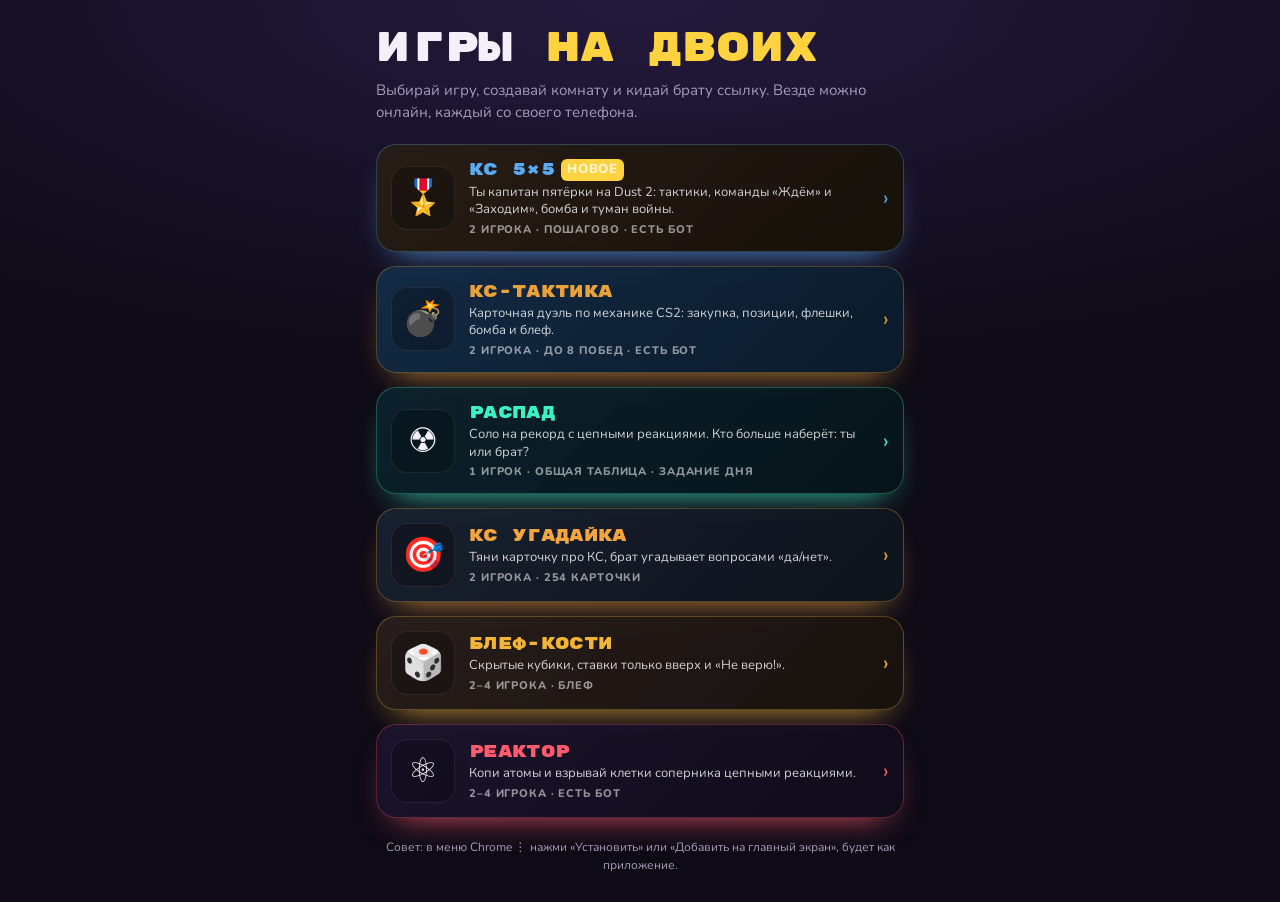
<file: games/index.html>
<!doctype html>
<html lang="ru">
<head>
<meta charset="utf-8">
<meta name="viewport" content="width=device-width, initial-scale=1, viewport-fit=cover">
<meta name="theme-color" content="#0E0B16">
<meta name="description" content="Все наши игры на двоих: выбирай и зови брата.">
<meta property="og:title" content="Игры на двоих">
<meta property="og:description" content="КС 5×5, КС-тактика, Распад, КС Угадайка, Блеф-кости, Реактор.">
<title>Игры на двоих</title>
<link rel="icon" href="data:image/svg+xml,%3Csvg xmlns='http://www.w3.org/2000/svg' viewBox='0 0 64 64'%3E%3Crect width='64' height='64' rx='16' fill='%230E0B16'/%3E%3Crect x='14' y='22' width='36' height='22' rx='11' fill='%23FFD23F'/%3E%3Ccircle cx='24' cy='33' r='3' fill='%230E0B16'/%3E%3Ccircle cx='40' cy='30' r='2.5' fill='%230E0B16'/%3E%3Ccircle cx='44' cy='35' r='2.5' fill='%230E0B16'/%3E%3C/svg%3E">
<link rel="manifest" href="../manifest.webmanifest">
<link rel="apple-touch-icon" href="../icons/apple-touch-icon.png">
<meta name="apple-mobile-web-app-capable" content="yes">
<meta name="mobile-web-app-capable" content="yes">
<meta name="apple-mobile-web-app-title" content="Реактор">
<meta name="apple-mobile-web-app-status-bar-style" content="black-translucent">
<link rel="preconnect" href="https://fonts.googleapis.com">
<link rel="preconnect" href="https://fonts.gstatic.com" crossorigin>
<link rel="stylesheet" href="https://fonts.googleapis.com/css2?family=Nunito:wght@600;700;800&family=Rubik+Mono+One&display=swap">
<style>
:root {
  /* Arcade lobby: one card per game, each in that game's own colours. */
  --bg: #0E0B16; --fg: #F4F0FA; --muted: #A49CB8; --line: #2A2340;
  --font-display: "Rubik Mono One", "Arial Black", system-ui, sans-serif;
  --font-ui: "Nunito", system-ui, -apple-system, "Segoe UI", Roboto, sans-serif;
  color-scheme: dark;
}
* { box-sizing: border-box; }
body { margin: 0; min-height: 100vh; background: radial-gradient(120% 60% at 50% 0%, #241A3D, var(--bg) 70%); background-color: var(--bg); color: var(--fg); font-family: var(--font-ui); -webkit-tap-highlight-color: transparent; }
main { max-width: 560px; margin: 0 auto; padding: calc(28px + env(safe-area-inset-top, 0px)) max(16px, env(safe-area-inset-right, 0px)) calc(28px + env(safe-area-inset-bottom, 0px)) max(16px, env(safe-area-inset-left, 0px)); display: flex; flex-direction: column; gap: 14px; }
h1 { margin: 0; font-family: var(--font-display); font-weight: 400; font-size: clamp(28px, 9vw, 40px); line-height: 1.05; }
h1 span { color: #FFD23F; }
.lead { margin: -4px 0 6px; color: var(--muted); font-size: 15px; line-height: 1.45; }
a.game {
  --a: #fff; --b: #222;
  display: grid; grid-template-columns: 64px 1fr auto; align-items: center; gap: 14px; padding: 14px; border-radius: 20px; text-decoration: none; color: inherit;
  background: linear-gradient(135deg, color-mix(in srgb, var(--b) 85%, transparent), color-mix(in srgb, var(--b) 55%, #000));
  border: 1px solid color-mix(in srgb, var(--a) 30%, transparent);
  box-shadow: 0 16px 34px -20px var(--a);
  transition: transform .15s, box-shadow .2s;
}
a.game:active { transform: scale(.98); }
a.game:hover { box-shadow: 0 18px 40px -16px var(--a); }
.ic { width: 64px; height: 64px; border-radius: 16px; display: grid; place-items: center; font-size: 34px; background: rgba(0,0,0,.25); box-shadow: inset 0 0 0 1px rgba(255,255,255,.08); }
.tx { min-width: 0; display: flex; flex-direction: column; gap: 3px; }
.tx b { font-family: var(--font-display); font-weight: 400; font-size: 17px; color: var(--a); letter-spacing: .02em; }
.tx span { font-size: 13px; line-height: 1.35; color: rgba(255,255,255,.8); }
.tx em { font-style: normal; font-size: 11px; font-weight: 800; letter-spacing: .08em; text-transform: uppercase; color: rgba(255,255,255,.55); }
.go { font-size: 22px; color: var(--a); }
.new { display: inline-block; margin-left: 6px; padding: 2px 6px; border-radius: 6px; background: #FFD23F; color: #1A1400; font-family: var(--font-ui); font-size: 10px; font-weight: 800; letter-spacing: .06em; vertical-align: middle; }
footer { margin-top: 6px; font-size: 12px; color: var(--muted); text-align: center; line-height: 1.5; display: flex; flex-direction: column; align-items: center; gap: 10px; }
footer[hidden] { display: none; }
.install { appearance: none; border: 0; cursor: pointer; padding: 14px 22px; border-radius: 16px; background: #FFD23F; color: #1A1400; font-family: var(--font-ui); font-size: 16px; font-weight: 800; box-shadow: 0 14px 30px -14px #FFD23F; transition: transform .15s; }
.install:active { transform: scale(.97); }
.install[hidden] { display: none; }
</style>
</head>
<body>
<main>
  <h1>Игры <span>на двоих</span></h1>
  <p class="lead">Выбирай игру, создавай комнату и кидай брату ссылку. Везде можно онлайн, каждый со своего телефона.</p>

  <a class="game" href="../5x5/" style="--a:#5BAAF2;--b:#2A1F12">
    <div class="ic">🎖️</div>
    <div class="tx"><b>КС 5×5<span class="new">НОВОЕ</span></b><span>Ты капитан пятёрки на Dust 2: тактики, команды «Ждём» и «Заходим», бомба и туман войны.</span><em>2 игрока · пошагово · есть бот</em></div>
    <div class="go">›</div>
  </a>
  <a class="game" href="../taktika/" style="--a:#E9A23B;--b:#14304C">
    <div class="ic">💣</div>
    <div class="tx"><b>КС-тактика</b><span>Карточная дуэль по механике CS2: закупка, позиции, флешки, бомба и блеф.</span><em>2 игрока · до 8 побед · есть бот</em></div>
    <div class="go">›</div>
  </a>
  <a class="game" href="../raspad/" style="--a:#3DF2C2;--b:#0C2530">
    <div class="ic">☢️</div>
    <div class="tx"><b>Распад</b><span>Соло на рекорд с цепными реакциями. Кто больше наберёт: ты или брат?</span><em>1 игрок · общая таблица · задание дня</em></div>
    <div class="go">›</div>
  </a>
  <a class="game" href="../ks/" style="--a:#F2A541;--b:#1A2433">
    <div class="ic">🎯</div>
    <div class="tx"><b>КС Угадайка</b><span>Тяни карточку про КС, брат угадывает вопросами «да/нет».</span><em>2 игрока · 254 карточки</em></div>
    <div class="go">›</div>
  </a>
  <a class="game" href="../blef/" style="--a:#F2B53A;--b:#2C211C">
    <div class="ic">🎲</div>
    <div class="tx"><b>Блеф-кости</b><span>Скрытые кубики, ставки только вверх и «Не верю!».</span><em>2–4 игрока · блеф</em></div>
    <div class="go">›</div>
  </a>
  <a class="game" href="../" style="--a:#FF5A6E;--b:#1E1530">
    <div class="ic">⚛️</div>
    <div class="tx"><b>Реактор</b><span>Копи атомы и взрывай клетки соперника цепными реакциями.</span><em>2–4 игрока · есть бот</em></div>
    <div class="go">›</div>
  </a>

  <footer id="installBox">
    <button class="install" id="installBtn" type="button" hidden>📲 Установить как приложение</button>
    <span id="installTip">Совет: в меню Chrome ⋮ нажми «Установить» или «Добавить на главный экран», будет как приложение.</span>
  </footer>
</main>
<script>
// Установка как приложения: свой значок «Реактор» на главном экране, без адресной строки.
(() => {
  const box = document.getElementById('installBox');
  const btn = document.getElementById('installBtn');
  const tip = document.getElementById('installTip');
  const done = 'Готово! Ищи значок «Реактор» на главном экране.';
  const standalone = matchMedia('(display-mode: standalone)').matches || navigator.standalone === true;
  if (standalone) { box.hidden = true; }
  else if (/iPhone|iPad|iPod/.test(navigator.userAgent)) {
    tip.textContent = 'На iPhone: открой в Safari, нажми «Поделиться» и выбери «На экран „Домой“».';
  }
  let prompt = null;
  addEventListener('beforeinstallprompt', (e) => {
    e.preventDefault();
    prompt = e;
    btn.hidden = false;
    tip.textContent = 'Своя иконка на главном экране, игры открываются без адресной строки.';
  });
  btn.addEventListener('click', async () => {
    if (!prompt) return;
    prompt.prompt();
    const choice = await prompt.userChoice.catch(() => null);
    prompt = null;
    btn.hidden = true;
    if (choice && choice.outcome === 'accepted') tip.textContent = done;
  });
  addEventListener('appinstalled', () => { btn.hidden = true; tip.textContent = done; });
  if ('serviceWorker' in navigator) {
    addEventListener('load', () => navigator.serviceWorker.register('../sw.js', { scope: '../' }).catch(() => {}));
  }
})();
</script>
</body>
</html>
</file>
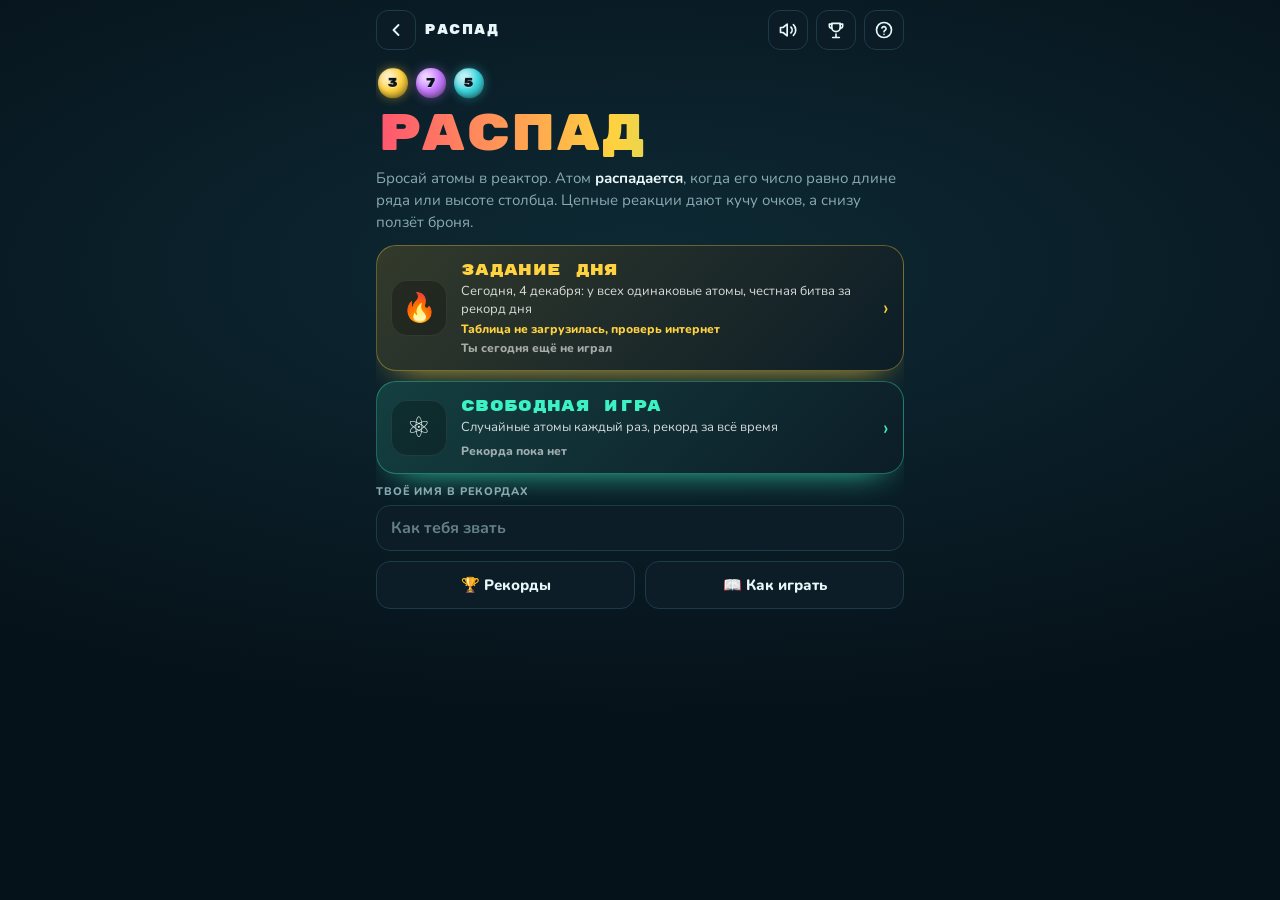
<file: raspad/index.html>
<!doctype html>
<html lang="ru">
<head>
<meta charset="utf-8">
<meta name="viewport" content="width=device-width, initial-scale=1, viewport-fit=cover">
<meta name="theme-color" content="#06121A">
<meta name="description" content="Распад: бросай атомы, атом распадается, когда его число совпадает с рядом или столбцом. Цепные реакции и общая таблица рекордов.">
<meta property="og:title" content="Распад">
<meta property="og:description" content="Цепные реакции на рекорд. Побей брата в задании дня!">
<meta property="og:type" content="website">
<meta name="apple-mobile-web-app-capable" content="yes">
<meta name="mobile-web-app-capable" content="yes">
<meta name="apple-mobile-web-app-status-bar-style" content="black-translucent">
<link rel="icon" href="data:image/svg+xml,%3Csvg xmlns='http://www.w3.org/2000/svg' viewBox='0 0 64 64'%3E%3Crect width='64' height='64' rx='16' fill='%2306121A'/%3E%3Ccircle cx='32' cy='32' r='22' fill='none' stroke='%233DF2C2' stroke-width='3' stroke-dasharray='9 6'/%3E%3Ccircle cx='32' cy='32' r='14' fill='%23FFD23F'/%3E%3Cpath d='M27 25h9l-5 6h5l-9 9 3-7h-5z' fill='%2306121A'/%3E%3C/svg%3E">
<title>Распад</title>
<link rel="preconnect" href="https://fonts.googleapis.com">
<link rel="preconnect" href="https://fonts.gstatic.com" crossorigin>
<link rel="stylesheet" href="https://fonts.googleapis.com/css2?family=Nunito:wght@600;700;800;900&family=Rubik+Mono+One&display=swap">
<style>
:root {
  /* Ночной реактор: тёмная бирюза, мятное свечение, атомы семи цветов. Только тёмная тема, как во всех играх Реактора. */
  --bg: #06121A;
  --surface: #0C1D27;
  --surface2: #112834;
  --line: #1C3B49;
  --fg: #E9F7F8;
  --muted: #8AAAB3;
  --mint: #3DF2C2;
  --hot: #FF4D5E;
  --gold: #FFD23F;
  --c1: #FF5470; --c2: #FF8F3F; --c3: #FFD23F; --c4: #8BE36A; --c5: #3ED7E0; --c6: #7B8CFF; --c7: #C77BFF;
  --font-display: "Rubik Mono One", "Arial Black", system-ui, sans-serif;
  --font-ui: "Nunito", system-ui, -apple-system, "Segoe UI", Roboto, sans-serif;
  color-scheme: dark;
}
* { box-sizing: border-box; }
[hidden] { display: none !important; }
html { height: 100%; }
body {
  height: 100%; margin: 0; overflow: hidden;
  background: radial-gradient(120% 70% at 50% 30%, #0E2A35, var(--bg) 70%); background-color: var(--bg); color: var(--fg);
  font-family: var(--font-ui); font-size: 14px;
  touch-action: manipulation; -webkit-user-select: none; user-select: none; -webkit-tap-highlight-color: transparent;
}
button { font-family: inherit; color: inherit; }
button:focus-visible, input:focus-visible, a:focus-visible { outline: 2px solid var(--mint); outline-offset: 2px; }

.app {
  position: relative; height: 100%; max-width: 560px; margin: 0 auto;
  display: flex; flex-direction: column; gap: 10px;
  padding-top: calc(10px + env(safe-area-inset-top, 0px));
  padding-bottom: calc(12px + env(safe-area-inset-bottom, 0px));
  padding-left: max(16px, env(safe-area-inset-left, 0px));
  padding-right: max(16px, env(safe-area-inset-right, 0px));
}
.top { display: flex; align-items: center; justify-content: space-between; gap: 10px; flex: none; }
.top-l, .top-r { display: flex; gap: 8px; align-items: center; }
.brand { font-family: var(--font-display); font-size: 13px; letter-spacing: .12em; text-transform: uppercase; white-space: nowrap; overflow: hidden; text-overflow: ellipsis; }
.brand small { font-family: var(--font-ui); font-weight: 800; letter-spacing: .06em; font-size: 11px; color: var(--muted); margin-left: 6px; }
.icon-btn {
  width: 40px; height: 40px; flex: none; border-radius: 12px; cursor: pointer; display: grid; place-items: center; text-decoration: none; color: var(--fg);
  border: 1px solid var(--line); background: color-mix(in srgb, var(--surface) 85%, transparent);
}
.icon-btn:active { transform: scale(.94); }
.screen { flex: 1; min-height: 0; display: flex; flex-direction: column; gap: 10px; }

/* ---------- атомы ---------- */
.atom { position: absolute; left: 0; top: 0; width: var(--cell); height: var(--cell); display: grid; place-items: center; pointer-events: none; will-change: transform; }
.orb {
  position: relative; width: 86%; height: 86%; border-radius: 50%; display: grid; place-items: center;
  background: radial-gradient(circle at 34% 30%, color-mix(in srgb, var(--c) 35%, #fff) 0 10%, var(--c) 46%, color-mix(in srgb, var(--c) 55%, #000) 100%);
  box-shadow: 0 0 calc(var(--cell) * .3) color-mix(in srgb, var(--c) 40%, transparent), inset 0 calc(var(--cell) * -.06) calc(var(--cell) * .12) rgba(0,0,0,.25);
}
.orb b { font-family: var(--font-display); font-weight: 400; font-size: calc(var(--cell) * .38); line-height: 1; color: #08131A; text-shadow: 0 1px 0 rgba(255,255,255,.35); }
.atom.arm .orb {
  border-radius: 30%;
  background: radial-gradient(circle at 34% 28%, #A9B6BE 0 8%, #6A7982 40%, #323D44 100%);
  box-shadow: 0 2px 0 #1A2227, inset 0 0 0 2px rgba(255,255,255,.08), inset 0 calc(var(--cell) * -.08) calc(var(--cell) * .14) rgba(0,0,0,.35);
}
.atom.arm.s1 .orb { background: radial-gradient(circle at 34% 28%, #C3CDD3 0 8%, #84929A 42%, #46525A 100%); }
.atom.arm svg { position: absolute; inset: 0; width: 100%; height: 100%; }
.atom.hot .orb { animation: hot .17s ease-in-out infinite alternate; }
@keyframes hot { to { transform: scale(1.12); filter: brightness(1.5) saturate(1.2); } }
.atom.pop .orb { animation: pop .26s ease-out forwards; }
@keyframes pop { 0% { transform: scale(1.15); filter: brightness(2); } 100% { transform: scale(1.7); opacity: 0; filter: brightness(2.5); } }
.atom.reveal .orb { animation: reveal .45s ease-out; }
@keyframes reveal { 0% { transform: scale(.6); filter: brightness(2.4); } 60% { transform: scale(1.12); } 100% { transform: scale(1); } }
.atom.crack .orb { animation: crack .3s ease-out; }
@keyframes crack { 0% { transform: translateX(0); } 25% { transform: translateX(-8%) rotate(-6deg); } 50% { transform: translateX(7%) rotate(5deg); } 100% { transform: none; } }
.atom.land .orb { animation: land .2s ease-out; }
@keyframes land { 0% { transform: scale(1.12, .84) translateY(6%); } 100% { transform: none; } }
.atom.dead .orb { filter: grayscale(.4) brightness(.8); box-shadow: 0 0 0 3px var(--hot), 0 0 24px var(--hot); }

/* ---------- меню ---------- */
.menu { overflow-y: auto; overscroll-behavior: contain; padding-bottom: 6px; scrollbar-width: none; }
.menu::-webkit-scrollbar { display: none; }
.hero { display: flex; flex-direction: column; gap: 8px; padding: 6px 0 2px; }
.hero-row { display: flex; align-items: center; gap: 14px; }
.hero-atoms { display: flex; gap: 4px; --cell: 34px; }
.hero-atoms .atom { position: relative; transform: none !important; }
.hero-atoms .atom:nth-child(2) { animation: bob 2.4s ease-in-out infinite; }
.hero-atoms .atom:nth-child(1) { animation: bob 2.4s ease-in-out -.8s infinite; }
.hero-atoms .atom:nth-child(3) { animation: bob 2.4s ease-in-out -1.6s infinite; }
@keyframes bob { 50% { translate: 0 -5px; } }
h1 { margin: 0; font-family: var(--font-display); font-weight: 400; font-size: clamp(34px, 11vw, 52px); line-height: 1; letter-spacing: .02em; background: linear-gradient(90deg, var(--c1), var(--c3) 45%, var(--mint)); -webkit-background-clip: text; background-clip: text; color: transparent; }
.lead { margin: 0; color: var(--muted); font-size: 15px; line-height: 1.45; }
.lead b { color: var(--fg); }
.card {
  --a: var(--mint);
  appearance: none; width: 100%; text-align: left; cursor: pointer;
  display: grid; grid-template-columns: 56px 1fr auto; align-items: center; gap: 14px; padding: 14px; border-radius: 20px;
  background: linear-gradient(135deg, color-mix(in srgb, var(--a) 16%, var(--surface)), var(--surface));
  border: 1px solid color-mix(in srgb, var(--a) 35%, transparent);
  box-shadow: 0 16px 34px -22px var(--a);
  transition: transform .15s;
}
.card:active { transform: scale(.98); }
.card .ic { width: 56px; height: 56px; border-radius: 16px; display: grid; place-items: center; font-size: 28px; background: rgba(0,0,0,.25); box-shadow: inset 0 0 0 1px rgba(255,255,255,.08); }
.card .tx { min-width: 0; display: flex; flex-direction: column; gap: 3px; }
.card .tx b { font-family: var(--font-display); font-weight: 400; font-size: 16px; color: var(--a); letter-spacing: .02em; }
.card .tx span { font-size: 13px; line-height: 1.35; color: rgba(255,255,255,.82); }
.card .tx em { font-style: normal; font-size: 12px; font-weight: 800; color: rgba(255,255,255,.6); }
.card .tx em.lead-line { color: var(--gold); }
.card .go { font-size: 22px; color: var(--a); }
.card.daily { --a: var(--gold); }
.card.free { --a: var(--mint); }
.restart { align-self: flex-end; margin-top: -4px; background: none; border: 0; color: var(--muted); font-weight: 800; font-size: 13px; cursor: pointer; padding: 4px 6px; text-decoration: underline; text-underline-offset: 3px; }
.field-row { display: flex; flex-direction: column; gap: 6px; }
.label { font-size: 11px; font-weight: 800; letter-spacing: .08em; text-transform: uppercase; color: var(--muted); }
.inp {
  width: 100%; height: 46px; border-radius: 14px; border: 1px solid var(--line); background: var(--surface); color: var(--fg);
  padding: 0 14px; font: 700 16px var(--font-ui); -webkit-user-select: text; user-select: text;
}
.inp::placeholder { color: color-mix(in srgb, var(--muted) 70%, transparent); }
.row2 { display: grid; grid-template-columns: 1fr 1fr; gap: 10px; }
.btn {
  appearance: none; border: 1px solid var(--line); cursor: pointer; height: 48px; border-radius: 14px; padding: 0 16px;
  background: var(--surface); font-weight: 800; font-size: 15px; display: inline-flex; align-items: center; justify-content: center; gap: 8px;
}
.btn:active { transform: scale(.97); }
.btn.primary { background: var(--mint); border-color: var(--mint); color: #04211A; box-shadow: 0 14px 30px -16px var(--mint); }
.btn.gold { background: var(--gold); border-color: var(--gold); color: #1E1700; }

/* ---------- игра ---------- */
.hud { display: grid; grid-template-columns: 1.6fr 1fr 1fr; gap: 8px; flex: none; }
.stat { border-radius: 14px; background: var(--surface); border: 1px solid var(--line); padding: 7px 10px; display: flex; flex-direction: column; gap: 1px; min-width: 0; }
.stat span { font-size: 10.5px; font-weight: 800; letter-spacing: .08em; text-transform: uppercase; color: var(--muted); }
.stat b { font-family: var(--font-display); font-weight: 400; font-size: 18px; line-height: 1.15; white-space: nowrap; overflow: hidden; text-overflow: ellipsis; }
.stat.main b { color: var(--mint); font-size: 21px; }
.stat b.bump { animation: bump .3s ease-out; }
@keyframes bump { 40% { transform: scale(1.12); color: #fff; } }
.rise { display: flex; align-items: center; gap: 10px; flex: none; min-height: 18px; }
.rise-label { font-size: 12px; font-weight: 800; color: var(--muted); white-space: nowrap; }
.rise-label b { color: var(--fg); }
.rise.warn .rise-label, .rise.warn .rise-label b { color: var(--hot); }
.dots { display: flex; gap: 3px; flex: 1; min-width: 0; }
.dots i { flex: 1; height: 6px; border-radius: 3px; background: var(--line); max-width: 22px; transition: background .2s; }
.dots i.on { background: var(--mint); }
.rise.warn .dots i.on { background: var(--hot); animation: blink .6s ease-in-out infinite alternate; }
@keyframes blink { to { opacity: .45; } }

.stage { flex: 1; min-height: 0; display: grid; place-items: end center; }
.field { position: relative; touch-action: none; cursor: pointer; }
.grid {
  position: absolute; left: 0; right: 0; bottom: 0; top: var(--cell);
  border-radius: 16px; border: 1px solid var(--line);
  background:
    radial-gradient(circle at center, rgba(120,220,220,.07) 0 26%, rgba(120,220,220,.025) 27% 38%, transparent 40%) 0 0 / var(--cell) var(--cell),
    linear-gradient(180deg, #0B222D, #081820);
  box-shadow: inset 0 0 40px rgba(61,242,194,.06), 0 20px 50px -30px rgba(61,242,194,.35);
  transition: border-color .3s, box-shadow .3s;
}
.grid.warn { border-color: var(--hot); box-shadow: inset 0 0 40px rgba(255,77,94,.18), 0 0 0 1px var(--hot), 0 20px 50px -26px rgba(255,77,94,.6); animation: warnPulse .8s ease-in-out infinite alternate; }
@keyframes warnPulse { to { box-shadow: inset 0 0 26px rgba(255,77,94,.08), 0 0 0 1px rgba(255,77,94,.4), 0 20px 50px -30px rgba(255,77,94,.3); } }
.aim { position: absolute; top: var(--cell); width: var(--cell); height: calc(var(--cell) * 7); border-radius: 12px; background: linear-gradient(180deg, rgba(61,242,194,.16), rgba(61,242,194,.04)); pointer-events: none; transition: left .08s; }
.aim.full { background: linear-gradient(180deg, rgba(255,77,94,.25), rgba(255,77,94,.06)); }
.ghost { position: absolute; left: 0; top: 0; width: var(--cell); height: var(--cell); pointer-events: none; display: grid; place-items: center; transition: transform .08s; }
.ghost::before { content: ''; width: 72%; height: 72%; border-radius: 50%; border: 2px dashed rgba(61,242,194,.55); }
.layer, .fx { position: absolute; inset: 0; overflow: hidden; pointer-events: none; }
.fx { overflow: visible; }
.launch { transition: transform .08s ease-out, opacity .12s; }
.launch.gone { opacity: 0; }
.spark { position: absolute; width: 7px; height: 7px; border-radius: 50%; margin: -3.5px 0 0 -3.5px; pointer-events: none; }
.ring { position: absolute; border-radius: 50%; border: 3px solid; pointer-events: none; }
.float { position: absolute; transform: translate(-50%, -50%); font-family: var(--font-display); font-size: 16px; color: #fff; text-shadow: 0 2px 10px rgba(0,0,0,.6); white-space: nowrap; pointer-events: none; }
.badge {
  position: absolute; left: 50%; top: 42%; transform: translate(-50%, -50%); pointer-events: none; white-space: nowrap; text-align: center;
  font-family: var(--font-display); font-size: clamp(26px, 9vw, 40px); line-height: 1; color: var(--gold);
  text-shadow: 0 0 24px rgba(255,210,63,.6), 0 3px 0 #3A2A00;
}
.badge small { display: block; font-size: .42em; margin-top: 6px; color: #fff; text-shadow: 0 2px 8px rgba(0,0,0,.7); }

.dock { display: grid; grid-template-columns: 1fr auto 1fr; align-items: center; gap: 10px; flex: none; }
.slot {
  --cell: 50px;
  appearance: none; cursor: default; display: flex; align-items: center; gap: 10px; padding: 8px 12px; border-radius: 16px; min-width: 0;
  background: var(--surface); border: 1px solid var(--line); text-align: left;
}
.slot .atom { position: relative; transform: none !important; flex: none; }
.slot .k { display: flex; flex-direction: column; gap: 1px; min-width: 0; }
.slot .k span { font-size: 10.5px; font-weight: 800; letter-spacing: .08em; text-transform: uppercase; color: var(--muted); }
.slot .k b { font-size: 13px; font-weight: 800; }
.slot.cur { border-color: color-mix(in srgb, var(--mint) 55%, transparent); box-shadow: 0 0 0 1px color-mix(in srgb, var(--mint) 25%, transparent) inset; }
.slot.hold { cursor: pointer; justify-content: flex-end; flex-direction: row-reverse; text-align: right; }
.slot.hold .k { align-items: flex-end; }
.slot.hold:active { transform: scale(.97); }
.swap {
  width: 52px; height: 52px; border-radius: 50%; cursor: pointer; display: grid; place-items: center;
  border: 1px solid color-mix(in srgb, var(--mint) 45%, transparent); background: color-mix(in srgb, var(--mint) 12%, var(--surface)); color: var(--mint);
}
.swap:active { transform: scale(.92) rotate(180deg); }
.swap svg { transition: transform .25s; }
.swap.spin svg { transform: rotate(180deg); }

/* ---------- оверлеи ---------- */
.overlay {
  position: fixed; inset: 0; z-index: 20; display: grid; place-items: end center;
  background: rgba(2, 8, 12, .72); backdrop-filter: blur(6px); -webkit-backdrop-filter: blur(6px);
  padding: 16px max(16px, env(safe-area-inset-right, 0px)) calc(16px + env(safe-area-inset-bottom, 0px)) max(16px, env(safe-area-inset-left, 0px));
  animation: fadeIn .2s ease-out;
}
@keyframes fadeIn { from { opacity: 0; } }
#ovTop, #ovHelp { z-index: 25; }
.panel {
  width: 100%; max-width: 528px; max-height: calc(100vh - 32px); max-height: calc(100dvh - 32px - env(safe-area-inset-top, 0px)); overflow-y: auto; overscroll-behavior: contain;
  border-radius: 24px; background: linear-gradient(180deg, var(--surface2), var(--surface)); border: 1px solid var(--line);
  padding: 18px; display: flex; flex-direction: column; gap: 14px; animation: rise .28s cubic-bezier(.2,.9,.3,1.1);
}
@keyframes rise { from { transform: translateY(30px); opacity: 0; } }
.sheet-head { display: flex; align-items: center; justify-content: space-between; gap: 10px; }
.sheet-head b { font-family: var(--font-display); font-weight: 400; font-size: 18px; letter-spacing: .03em; }
.tabs { display: grid; grid-template-columns: 1fr 1fr; gap: 6px; padding: 4px; border-radius: 14px; background: var(--bg); border: 1px solid var(--line); }
.tabs button { appearance: none; border: 0; background: none; height: 38px; border-radius: 10px; font-weight: 800; font-size: 14px; cursor: pointer; color: var(--muted); }
.tabs button.on { background: var(--surface2); color: var(--fg); box-shadow: 0 0 0 1px var(--line); }
.list { display: flex; flex-direction: column; gap: 6px; min-height: 120px; }
.list .empty { color: var(--muted); text-align: center; padding: 26px 10px; line-height: 1.5; }
.lr { display: grid; grid-template-columns: 34px 1fr auto; align-items: center; gap: 10px; padding: 10px 12px; border-radius: 14px; background: var(--bg); border: 1px solid var(--line); }
.lr .n { font-family: var(--font-display); font-size: 15px; color: var(--muted); text-align: center; }
.lr:nth-child(1) .n { color: var(--gold); }
.lr .who { min-width: 0; display: flex; flex-direction: column; gap: 1px; }
.lr .who b { font-weight: 800; font-size: 15px; white-space: nowrap; overflow: hidden; text-overflow: ellipsis; }
.lr .who span { font-size: 12px; color: var(--muted); font-weight: 700; }
.lr .sc { font-family: var(--font-display); font-size: 16px; }
.lr.me { border-color: color-mix(in srgb, var(--mint) 60%, transparent); background: color-mix(in srgb, var(--mint) 8%, var(--bg)); }
.lr.me .who b::after { content: ' · ты'; color: var(--mint); font-weight: 800; }
.note { font-size: 12px; color: var(--muted); text-align: center; line-height: 1.45; margin: 0; }

.over-k { font-size: 12px; font-weight: 800; letter-spacing: .1em; text-transform: uppercase; color: var(--muted); text-align: center; }
.over-score { font-family: var(--font-display); font-size: clamp(40px, 13vw, 58px); line-height: 1; text-align: center; color: var(--mint); text-shadow: 0 0 30px rgba(61,242,194,.4); }
.over-best { align-self: center; padding: 5px 12px; border-radius: 999px; background: var(--gold); color: #1E1700; font-weight: 900; font-size: 13px; letter-spacing: .04em; animation: pulse .5s ease-out 2; }
@keyframes pulse { 40% { transform: scale(1.08); } }
.over-stats { display: grid; grid-template-columns: repeat(3, 1fr); gap: 8px; }
.over-stats div { border-radius: 14px; background: var(--bg); border: 1px solid var(--line); padding: 8px; text-align: center; display: flex; flex-direction: column; gap: 2px; }
.over-stats span { font-size: 10.5px; font-weight: 800; letter-spacing: .06em; text-transform: uppercase; color: var(--muted); }
.over-stats b { font-family: var(--font-display); font-weight: 400; font-size: 17px; }
.over-rank { text-align: center; font-weight: 800; font-size: 15px; line-height: 1.45; min-height: 22px; }
.over-rank .gold { color: var(--gold); }
.over-rank .dim { color: var(--muted); font-weight: 700; font-size: 13px; }
.over-actions { display: grid; grid-template-columns: 1fr 1fr; gap: 10px; }
.over-actions .btn.primary { grid-column: 1 / -1; height: 54px; font-size: 17px; }
.name-ask { display: flex; gap: 8px; }
.name-ask .btn { flex: none; }

.help { display: flex; flex-direction: column; gap: 12px; font-size: 15px; line-height: 1.5; }
.help p { margin: 0; }
.help b { color: var(--fg); }
.help .rule { display: flex; flex-direction: column; gap: 8px; padding: 12px; border-radius: 16px; background: var(--bg); border: 1px solid var(--line); }
.help .rule .t { font-weight: 900; color: var(--mint); font-size: 13px; letter-spacing: .06em; text-transform: uppercase; }
.mini { --cell: 34px; display: flex; gap: 2px; align-items: flex-end; flex-wrap: wrap; }
.mini .atom { position: relative; transform: none !important; }
.mini .col { display: flex; flex-direction: column-reverse; gap: 2px; }
.mini .gap { width: 34px; height: 34px; border-radius: 50%; border: 1px dashed var(--line); }
.mini .atom.hot .orb { animation: none; box-shadow: 0 0 0 3px #fff, 0 0 18px var(--c); }
.pts { display: flex; flex-wrap: wrap; gap: 6px; }
.pts span { padding: 4px 8px; border-radius: 8px; background: var(--surface2); font-weight: 800; font-size: 13px; }

.toast {
  position: fixed; left: 50%; bottom: calc(24px + env(safe-area-inset-bottom, 0px)); z-index: 40; transform: translate(-50%, 20px); opacity: 0; pointer-events: none;
  background: var(--fg); color: var(--bg); font-weight: 800; padding: 10px 16px; border-radius: 12px; max-width: calc(100% - 32px); text-align: center; transition: all .25s;
}
.toast.show { opacity: 1; transform: translate(-50%, 0); }
@media (prefers-reduced-motion: reduce) {
  .hero-atoms .atom { animation: none !important; }
}
</style>
<link rel="manifest" href="../manifest.webmanifest">
<link rel="apple-touch-icon" href="../icons/apple-touch-icon.png">
<meta name="apple-mobile-web-app-title" content="Реактор">
<script>if ('serviceWorker' in navigator) addEventListener('load', () => navigator.serviceWorker.register('../sw.js', { scope: '../' }).catch(() => {}));</script>
</head>
<body>
<div class="app">
  <header class="top">
    <div class="top-l">
      <a class="icon-btn" id="btnGames" href="../games/" aria-label="Все игры">
        <svg viewBox="0 0 24 24" width="20" height="20" fill="none" stroke="currentColor" stroke-width="2.2" stroke-linecap="round" stroke-linejoin="round"><path d="m15 18-6-6 6-6"/></svg>
      </a>
      <button class="icon-btn" id="btnBack" aria-label="В меню" hidden>
        <svg viewBox="0 0 24 24" width="20" height="20" fill="none" stroke="currentColor" stroke-width="2.2" stroke-linecap="round" stroke-linejoin="round"><path d="m15 18-6-6 6-6"/></svg>
      </button>
      <div class="brand" id="brand">Распад</div>
    </div>
    <div class="top-r">
      <button class="icon-btn" id="btnSound" aria-label="Звук"></button>
      <button class="icon-btn" id="btnTopBar" aria-label="Рекорды">
        <svg viewBox="0 0 24 24" width="20" height="20" fill="none" stroke="currentColor" stroke-width="2" stroke-linecap="round" stroke-linejoin="round"><path d="M8 21h8M12 17v4M7 4h10v5a5 5 0 0 1-10 0z"/><path d="M17 5h3v2a3 3 0 0 1-3 3M7 5H4v2a3 3 0 0 0 3 3"/></svg>
      </button>
      <button class="icon-btn" id="btnHelp" aria-label="Как играть">
        <svg viewBox="0 0 24 24" width="20" height="20" fill="none" stroke="currentColor" stroke-width="2" stroke-linecap="round" stroke-linejoin="round"><circle cx="12" cy="12" r="9"/><path d="M9.5 9.5a2.6 2.6 0 0 1 5 .9c0 1.7-2.5 2.2-2.5 3.6"/><path d="M12 17.2h.01"/></svg>
      </button>
    </div>
  </header>

  <!-- МЕНЮ -->
  <section class="screen menu" id="scrMenu">
    <div class="hero">
      <div class="hero-row">
        <div class="hero-atoms" id="heroAtoms" aria-hidden="true"></div>
      </div>
      <h1>Распад</h1>
      <p class="lead">Бросай атомы в реактор. Атом <b>распадается</b>, когда его число равно длине ряда или высоте столбца. Цепные реакции дают кучу очков, а снизу ползёт броня.</p>
    </div>

    <button class="card daily" id="btnDaily">
      <div class="ic">🔥</div>
      <div class="tx"><b>Задание дня</b><span id="dailyDate">У всех одинаковые атомы: честная битва за рекорд дня</span><em class="lead-line" id="dailyLead">Загружаю лидера…</em><em id="dailyMine"></em></div>
      <div class="go">›</div>
    </button>
    <button class="restart" id="btnDailyNew" hidden>Начать задание дня заново</button>

    <button class="card free" id="btnFree">
      <div class="ic">⚛️</div>
      <div class="tx"><b>Свободная игра</b><span id="freeSub">Случайные атомы каждый раз, рекорд за всё время</span><em class="lead-line" id="freeLead"></em><em id="freeMine"></em></div>
      <div class="go">›</div>
    </button>
    <button class="restart" id="btnFreeNew" hidden>Начать свободную игру заново</button>

    <div class="field-row">
      <label class="label" for="inName">Твоё имя в рекордах</label>
      <input class="inp" id="inName" maxlength="16" autocomplete="nickname" placeholder="Как тебя звать">
    </div>
    <div class="row2">
      <button class="btn" id="btnTop">🏆 Рекорды</button>
      <button class="btn" id="btnHelp2">📖 Как играть</button>
    </div>
  </section>

  <!-- ИГРА -->
  <section class="screen" id="scrGame" hidden>
    <div class="hud">
      <div class="stat main"><span>Очки</span><b id="hudScore">0</b></div>
      <div class="stat"><span>Уровень</span><b id="hudLevel">1</b></div>
      <div class="stat"><span>Цепь</span><b id="hudChain">—</b></div>
    </div>
    <div class="rise" id="rise"><span class="rise-label" id="riseLabel"></span><div class="dots" id="riseDots"></div></div>
    <div class="stage" id="stage">
      <div class="field" id="field" role="application" aria-label="Реактор 7 на 7. Нажми на столбец, чтобы бросить атом. Клавиши 1–7 бросают, пробел меняет с запасом.">
        <div class="grid" id="grid"></div>
        <div class="aim" id="aim"></div>
        <div class="ghost" id="ghost"></div>
        <div class="layer" id="layer"></div>
        <div class="fx" id="fx"></div>
      </div>
    </div>
    <div class="dock">
      <div class="slot cur"><div id="slotCur"></div><div class="k"><span>Бросаешь</span><b id="curTip">тапни столбец</b></div></div>
      <button class="swap" id="btnSwap" aria-label="Поменять с запасом">
        <svg viewBox="0 0 24 24" width="24" height="24" fill="none" stroke="currentColor" stroke-width="2.2" stroke-linecap="round" stroke-linejoin="round"><path d="M7 4 3 8l4 4"/><path d="M3 8h13a4 4 0 0 1 4 4"/><path d="m17 20 4-4-4-4"/><path d="M21 16H8a4 4 0 0 1-4-4"/></svg>
      </button>
      <button class="slot hold" id="slotHoldBtn" aria-label="Взять атом из запаса"><div id="slotHold"></div><div class="k"><span>Запас</span><b>поменять</b></div></button>
    </div>
  </section>
</div>

<!-- РЕКОРДЫ -->
<div class="overlay" id="ovTop" hidden>
  <div class="panel" role="dialog" aria-label="Рекорды">
    <div class="sheet-head"><b>🏆 Рекорды</b><button class="icon-btn" data-close aria-label="Закрыть">✕</button></div>
    <div class="tabs" id="topTabs"><button data-t="daily" class="on">Задание дня</button><button data-t="free">Свободная</button></div>
    <p class="note" id="topNote"></p>
    <div class="list" id="topList"></div>
  </div>
</div>

<!-- КАК ИГРАТЬ -->
<div class="overlay" id="ovHelp" hidden>
  <div class="panel" role="dialog" aria-label="Как играть">
    <div class="sheet-head"><b>Как играть</b><button class="icon-btn" data-close aria-label="Закрыть">✕</button></div>
    <div class="help">
      <p>Нажми на столбец (или веди пальцем и отпусти), и атом упадёт вниз. Цель: продержаться подольше и набрать больше очков.</p>
      <div class="rule">
        <div class="t">Когда атом распадается</div>
        <p>Если его <b>число = сколько атомов стоит в его ряду подряд</b>, без пустых клеток.</p>
        <div class="mini" id="exRow"></div>
        <p>Или если его <b>число = высота его столбца</b>.</p>
        <div class="mini" id="exCol"></div>
      </div>
      <div class="rule">
        <div class="t">Цепные реакции</div>
        <p>После распада всё над ним падает вниз. Появились новые совпадения? Это цепь, и каждое звено дорожает. Очки за каждый атом:</p>
        <div class="pts"><span>×1 → 10</span><span>×2 → 40</span><span>×3 → 100</span><span>×4 → 200</span><span>×5 → 350</span><span>×6 → 560</span><span>×7 → 840</span><span>×8 → 1200</span></div>
      </div>
      <div class="rule">
        <div class="t">Броня</div>
        <p>Серые атомы в броне сами не распадаются. Каждый распад рядом с ними бьёт по броне: <b>первый удар трескает, второй открывает число</b>.</p>
        <div class="mini" id="exArm"></div>
        <p>Каждые несколько бросков снизу <b>поднимается целый ряд брони</b>. Шкала над реактором показывает, сколько бросков осталось. С каждым уровнем подъёмы чаще. Если какой-то столбец вылезет за верх — конец игры.</p>
      </div>
      <div class="rule">
        <div class="t">Запас</div>
        <p>У тебя всегда два атома: тот, что бросаешь, и запасной. Кнопка ⇄ меняет их местами, сколько угодно раз. Планируй на два хода вперёд!</p>
      </div>
      <div class="rule">
        <div class="t">Задание дня</div>
        <p>Сегодня у всех <b>одни и те же атомы и подъёмы</b>, так что сравнение с братом честное. Пробовать можно сколько угодно, в таблицу идёт лучший результат. Завтра новое задание.</p>
      </div>
      <p class="note">Бонусы: новый уровень +100 × уровень, пустой реактор +5000. На компьютере: клавиши 1–7 бросают, ← → целятся, пробел меняет с запасом.</p>
      <button class="btn primary" data-close>Понятно, играем</button>
    </div>
  </div>
</div>

<!-- КОНЕЦ ИГРЫ -->
<div class="overlay" id="ovOver" hidden>
  <div class="panel" role="dialog" aria-label="Конец игры">
    <div class="over-k" id="ovKind">Реактор переполнен</div>
    <div class="over-score" id="ovScore">0</div>
    <div class="over-best" id="ovBest" hidden>🔥 Новый личный рекорд!</div>
    <div class="over-stats">
      <div><span>Уровень</span><b id="ovLevel">1</b></div>
      <div><span>Бросков</span><b id="ovDrops">0</b></div>
      <div><span>Цепь</span><b id="ovChain">0</b></div>
    </div>
    <div class="over-rank" id="ovRank"></div>
    <div class="name-ask" id="ovNameBox" hidden>
      <input class="inp" id="ovName" maxlength="16" autocomplete="nickname" placeholder="Имя для таблицы рекордов">
      <button class="btn gold" id="ovNameSave">Сохранить</button>
    </div>
    <div class="over-actions">
      <button class="btn primary" id="ovAgain">Ещё раз</button>
      <button class="btn" id="ovTopBtn">🏆 Рекорды</button>
      <button class="btn" id="ovMenu">Меню</button>
    </div>
  </div>
</div>

<div class="toast" id="toast" role="status"></div>

<script>
(() => {
'use strict';
const APP = 'raspad';
const SB_URL = 'https://ulfqprrjdyycznobirxw.supabase.co';
const SB_KEY = 'eyJhbGciOiJIUzI1NiIsInR5cCI6IkpXVCJ9.eyJpc3MiOiJzdXBhYmFzZSIsInJlZiI6InVsZnFwcnJqZHl5Y3pub2Jpcnh3Iiwicm9sZSI6ImFub24iLCJpYXQiOjE3OTM3OTg4NTMsImV4cCI6MjEwOTM3NDg1M30.zIjRlMNnqg59jZRprHcCoIkoBiIis45vw5vP4bhF_tc';
const W = 7, H = 7;
const CFG = { startDrops: 16, minDrops: 5, armorChance: 0.1, clearBonus: 5000 };
const FAST = /[?&]fast=1/.test(location.search);
const T = ms => FAST ? Math.max(1, Math.round(ms / 12)) : ms;

const $ = s => document.querySelector(s);
const esc = s => String(s).replace(/[&<>"']/g, c => ({ '&': '&amp;', '<': '&lt;', '>': '&gt;', '"': '&quot;', "'": '&#39;' }[c]));
const store = {
  get(k, d) { try { const v = localStorage.getItem(APP + ':' + k); return v == null ? d : JSON.parse(v); } catch (e) { return d; } },
  set(k, v) { try { if (v == null) localStorage.removeItem(APP + ':' + k); else localStorage.setItem(APP + ':' + k, JSON.stringify(v)); } catch (e) {} }
};
const sleep = ms => new Promise(r => setTimeout(r, ms));
const plural = (n, a, b, c) => { const m10 = n % 10, m100 = n % 100; if (m10 === 1 && m100 !== 11) return a; if (m10 >= 2 && m10 <= 4 && (m100 < 10 || m100 >= 20)) return b; return c; };
const fmt = n => String(Math.round(n)).replace(/\B(?=(\d{3})+(?!\d))/g, ' ');
const pad2 = n => String(n).padStart(2, '0');
const todayStr = () => { const d = new Date(); return d.getFullYear() + '-' + pad2(d.getMonth() + 1) + '-' + pad2(d.getDate()); };
const dayHuman = s => { const [y, m, d] = s.split('-').map(Number); try { return new Intl.DateTimeFormat('ru-RU', { day: 'numeric', month: 'long' }).format(new Date(y, m - 1, d)); } catch (e) { return s; } };

/* =====================================================================
   ДВИЖОК. Чистая логика: ход → журнал событий, который потом проигрывает анимация.
   Все случайности считаются от зерна и номера, поэтому задание дня одинаковое у всех,
   как бы игрок ни пользовался запасом.
   ===================================================================== */
function hash32(a, b, c) {
  let h = (a ^ 0x9E3779B9) >>> 0;
  h = Math.imul(h ^ (b + 0x85EBCA6B), 0xC2B2AE35) >>> 0;
  h = Math.imul(h ^ (c + 0x27D4EB2F), 0x165667B1) >>> 0;
  h ^= h >>> 15; h = Math.imul(h, 0x2C1B3C6D) >>> 0; h ^= h >>> 12; h = Math.imul(h, 0x297A2D39) >>> 0; h ^= h >>> 15;
  return h >>> 0;
}
const rnd = (seed, stream, i) => hash32(seed, stream, i) / 4294967296;
function fnv(str) { let h = 0x811C9DC5; for (let i = 0; i < str.length; i++) { h ^= str.charCodeAt(i); h = Math.imul(h, 0x01000193); } return h >>> 0; }
const pts = c => 10 * c * (c + 1) * (c + 2) / 6;
const dropsFor = l => Math.max(CFG.minDrops, CFG.startDrops - (l - 1));
const DIRS = [[1, 0], [-1, 0], [0, 1], [0, -1]];
let uid = 1;
const mk = (v, s) => ({ id: uid++, v, s });
const pieceAt = (seed, i) => mk(1 + Math.floor(rnd(seed, 1, i) * 7), rnd(seed, 2, i) < CFG.armorChance ? 2 : 0);
const rowAt = (seed, stream, k) => Array.from({ length: W }, (_, x) => mk(1 + Math.floor(rnd(seed, stream, k * W + x) * 7), 2));

function findMarks(cols) {
  const marked = [];
  for (let x = 0; x < W; x++) {
    const col = cols[x];
    for (let y = 0; y < col.length; y++) {
      const a = col[y];
      if (a.s > 0) continue;
      let hit = a.v === col.length;
      if (!hit) {
        let l = x, r = x;
        while (l > 0 && cols[l - 1].length > y) l--;
        while (r < W - 1 && cols[r + 1].length > y) r++;
        hit = a.v === r - l + 1;
      }
      if (hit) marked.push([x, y]);
    }
  }
  return marked;
}
const snap = cols => { const out = []; cols.forEach((c, x) => c.forEach((a, y) => out.push([a.id, x, y, a.v, a.s]))); return out; };

function newState(mode, day, seed) {
  const g = { ver: 1, mode, day, seed, cols: Array.from({ length: W }, () => []), score: 0, level: 1, dropsLeft: dropsFor(1),
    drops: 0, next: 2, rises: 0, bestChain: 0, popped: 0, over: false, overWhy: null };
  rowAt(seed, 4, 0).forEach((a, x) => g.cols[x].push(a));
  g.cur = pieceAt(seed, 0);
  g.hold = pieceAt(seed, 1);
  return g;
}

function resolveLog(g, log) {
  let chain = 0;
  for (;;) {
    const marked = findMarks(g.cols);
    if (!marked.length) break;
    chain++;
    const gain = marked.length * pts(chain);
    g.score += gain; g.popped += marked.length;
    const ids = marked.map(([x, y]) => g.cols[x][y].id);
    const isM = new Set(marked.map(([x, y]) => x * 16 + y));
    const cracks = [];
    for (const [x, y] of marked) {
      for (const [dx, dy] of DIRS) {
        const nx = x + dx, ny = y + dy;
        if (nx < 0 || nx >= W || ny < 0) continue;
        const a = g.cols[nx][ny];
        if (!a || a.s === 0 || isM.has(nx * 16 + ny)) continue;
        a.s--; cracks.push([a.id, a.s]);
      }
    }
    let cx = 0, cy = 0;
    for (const [x, y] of marked) { cx += x; cy += y; }
    cx /= marked.length; cy /= marked.length;
    for (let x = 0; x < W; x++) g.cols[x] = g.cols[x].filter((_, y) => !isM.has(x * 16 + y));
    log.push({ t: 'step', chain, ids, cracks, gain, score: g.score, cx, cy, after: snap(g.cols) });
  }
  if (chain > g.bestChain) g.bestChain = chain;
  return chain;
}

function playMove(g, x) {
  if (g.over || g.cols[x].length >= H) return null;
  const log = [];
  const a = g.cur;
  g.cols[x].push(a);
  log.push({ t: 'land', id: a.id, x, y: g.cols[x].length - 1, after: snap(g.cols) });
  resolveLog(g, log);
  g.drops++; g.dropsLeft--;
  g.cur = pieceAt(g.seed, g.next++);
  if (g.dropsLeft <= 0) {
    g.level++;
    const bonus = 100 * g.level;
    g.score += bonus;
    log.push({ t: 'level', level: g.level, bonus, score: g.score });
    const row = rowAt(g.seed, 3, g.rises++);
    const over = [];
    for (let i = 0; i < W; i++) { g.cols[i].unshift(row[i]); for (let y = H; y < g.cols[i].length; y++) over.push(g.cols[i][y].id); }
    log.push({ t: 'rise', ids: row.map(r => r.id), after: snap(g.cols) });
    g.dropsLeft = dropsFor(g.level);
    if (over.length) { g.over = true; g.overWhy = 'rise'; log.push({ t: 'over', ids: over }); }
    else resolveLog(g, log);
  }
  if (!g.over && g.cols.every(c => c.length === 0)) { g.score += CFG.clearBonus; log.push({ t: 'clear', bonus: CFG.clearBonus, score: g.score }); }
  if (!g.over && g.cols.every(c => c.length >= H)) { g.over = true; g.overWhy = 'full'; log.push({ t: 'over', ids: [] }); }
  return log;
}
function swapHold(g) { const t = g.cur; g.cur = g.hold; g.hold = t; }

/* =====================================================================
   ЗВУК
   ===================================================================== */
let soundOn = store.get('sound', true);
let actx = null, master = null, noiseBuf = null;
function ensureAudio() {
  if (actx) { if (actx.state === 'suspended') actx.resume(); return; }
  try {
    actx = new (window.AudioContext || window.webkitAudioContext)();
    master = actx.createGain(); master.gain.value = 0.7; master.connect(actx.destination);
    const len = actx.sampleRate * 0.8; noiseBuf = actx.createBuffer(1, len, actx.sampleRate);
    const d = noiseBuf.getChannelData(0); for (let i = 0; i < len; i++) d[i] = Math.random() * 2 - 1;
  } catch (e) { actx = null; }
}
const quiet = () => !soundOn || !actx || FAST;
function tone(f, d, o = {}) {
  if (quiet()) return;
  const t = actx.currentTime + (o.at || 0), osc = actx.createOscillator(), g = actx.createGain();
  osc.type = o.type || 'sine'; osc.frequency.setValueAtTime(f, t);
  if (o.slide) osc.frequency.exponentialRampToValueAtTime(f * o.slide, t + d);
  g.gain.setValueAtTime(0.0001, t); g.gain.exponentialRampToValueAtTime(o.v || 0.15, t + 0.01); g.gain.exponentialRampToValueAtTime(0.0001, t + d);
  osc.connect(g); g.connect(master); osc.start(t); osc.stop(t + d + 0.05);
}
function noise(d, o = {}) {
  if (quiet()) return;
  const t = actx.currentTime + (o.at || 0), src = actx.createBufferSource(), f = actx.createBiquadFilter(), g = actx.createGain();
  src.buffer = noiseBuf; f.type = o.type || 'bandpass'; f.frequency.value = o.f || 2000; f.Q.value = o.q || 1.5;
  g.gain.setValueAtTime(o.v || 0.3, t); g.gain.exponentialRampToValueAtTime(0.0001, t + d);
  src.connect(f); f.connect(g); g.connect(master); src.start(t); src.stop(t + d + 0.05);
}
const sfxLand = () => { tone(150, 0.09, { type: 'sine', v: 0.18, slide: 0.6 }); noise(0.05, { f: 900, q: 1, v: 0.12 }); };
const sfxPop = c => { const f = 330 * Math.pow(2, Math.min(c - 1, 12) * 2 / 12); tone(f, 0.18, { type: 'triangle', v: 0.13, slide: 1.5 }); tone(f * 1.5, 0.14, { type: 'sine', v: 0.07, at: 0.04 }); noise(0.12, { f: 3000, q: 0.8, v: 0.16 }); };
const sfxCrack = () => noise(0.06, { f: 5200, q: 4, v: 0.22 });
const sfxReveal = () => { tone(990, 0.12, { type: 'triangle', v: 0.08 }); tone(1480, 0.18, { type: 'triangle', v: 0.06, at: 0.06 }); };
const sfxRise = () => { noise(0.5, { type: 'lowpass', f: 260, q: 0.7, v: 0.5 }); tone(70, 0.45, { type: 'sawtooth', v: 0.06, slide: 1.4 }); };
const sfxLevel = () => [0, 4, 7, 12].forEach((s, k) => tone(523 * Math.pow(2, s / 12), 0.25, { type: 'triangle', v: 0.1, at: k * 0.07 }));
const sfxSwap = () => { tone(700, 0.06, { v: 0.07 }); tone(1050, 0.07, { v: 0.06, at: 0.05 }); };
const sfxBad = () => tone(150, 0.12, { type: 'square', v: 0.045, slide: 0.75 });
const sfxOver = () => { [0, -3, -7, -12].forEach((s, k) => tone(392 * Math.pow(2, s / 12), 0.35, { type: 'square', v: 0.05, at: k * 0.14 })); noise(0.8, { type: 'lowpass', f: 300, v: 0.4, at: 0.1 }); };
const sfxClear = () => [0, 4, 7, 12, 16, 19].forEach((s, k) => tone(523 * Math.pow(2, s / 12), 0.4, { type: 'triangle', v: 0.12, at: k * 0.07 }));
const buzz = ms => { if (FAST) return; try { navigator.vibrate && navigator.vibrate(ms); } catch (e) {} };
const ICON_ON = '<svg viewBox="0 0 24 24" width="20" height="20" fill="none" stroke="currentColor" stroke-width="2" stroke-linecap="round" stroke-linejoin="round"><path d="M11 5 6 9H3v6h3l5 4z"/><path d="M15.5 8.5a5 5 0 0 1 0 7"/><path d="M18.5 5.5a9 9 0 0 1 0 13"/></svg>';
const ICON_OFF = '<svg viewBox="0 0 24 24" width="20" height="20" fill="none" stroke="currentColor" stroke-width="2" stroke-linecap="round" stroke-linejoin="round"><path d="M11 5 6 9H3v6h3l5 4z"/><path d="m16 9 5 6"/><path d="m21 9-5 6"/></svg>';
function renderSoundBtn() { const b = $('#btnSound'); b.innerHTML = soundOn ? ICON_ON : ICON_OFF; b.setAttribute('aria-label', soundOn ? 'Выключить звук' : 'Включить звук'); }

/* =====================================================================
   ОТРИСОВКА АТОМОВ
   ===================================================================== */
const ARMOR = [
  '',
  '<svg viewBox="0 0 100 100" aria-hidden="true"><g fill="none" stroke="rgba(255,255,255,.75)" stroke-width="4" stroke-linecap="round" stroke-linejoin="round"><path d="M50 14 44 34 56 46 46 62 52 86"/><path d="M56 46 74 50 82 64"/><path d="M44 34 26 30"/></g><g fill="rgba(0,0,0,.35)"><circle cx="24" cy="24" r="4"/><circle cx="76" cy="24" r="4"/><circle cx="24" cy="76" r="4"/><circle cx="76" cy="76" r="4"/></g></svg>',
  '<svg viewBox="0 0 100 100" aria-hidden="true"><g fill="rgba(255,255,255,.35)"><circle cx="24" cy="24" r="5"/><circle cx="76" cy="24" r="5"/><circle cx="24" cy="76" r="5"/><circle cx="76" cy="76" r="5"/></g><path d="M30 50h40" stroke="rgba(0,0,0,.3)" stroke-width="5" stroke-linecap="round"/></svg>'
];
function setLook(el, v, s) {
  el.dataset.v = v;
  el.classList.toggle('arm', s > 0);
  el.classList.toggle('s1', s === 1);
  el.classList.toggle('s2', s === 2);
  el.style.setProperty('--c', 'var(--c' + v + ')');
  el.firstChild.innerHTML = s > 0 ? ARMOR[s] : '<b>' + v + '</b>';
}
function atomEl(v, s) {
  const el = document.createElement('div');
  el.className = 'atom';
  el.appendChild(document.createElement('div')).className = 'orb';
  setLook(el, v, s);
  return el;
}
function replay(el, cls) { el.classList.remove(cls); void el.offsetWidth; el.classList.add(cls); }

const field = $('#field'), layer = $('#layer'), fx = $('#fx'), grid = $('#grid'), aimEl = $('#aim'), ghostEl = $('#ghost');
const els = new Map();
let cell = 48;
let launchEl = null;
const px = (x, y) => [x * cell, (H - y) * cell];
function pos(el, x, y, dur, ease) {
  el.style.transition = dur ? 'transform ' + dur + 'ms ' + (ease || 'cubic-bezier(.55,0,1,.45)') : 'none';
  const [a, b] = px(x, y);
  el.style.transform = 'translate(' + a + 'px,' + b + 'px)';
  el._x = x; el._y = y;
}
function center(x, y) { const [a, b] = px(x, y); return [a + cell / 2, b + cell / 2]; }

// Привести поле к снимку: создать новые атомы (spawn — откуда они вылетают), сдвинуть остальные.
function sync(after, o = {}) {
  const seen = new Set();
  let maxD = 0;
  for (const [id, x, y, v, s] of after) {
    seen.add(id);
    let el = els.get(id);
    if (!el) {
      el = atomEl(v, s); el._s = s;
      layer.appendChild(el); els.set(id, el);
      const sp = o.spawn ? o.spawn(x, y) : [x, y];
      pos(el, sp[0], sp[1], 0);
      void el.offsetWidth;
    }
    if (el._s !== s) { el._s = s; setLook(el, v, s); }
    const d = Math.abs(el._y - y) + Math.abs(el._x - x);
    if (d) { maxD = Math.max(maxD, d); pos(el, x, y, o.dur ? o.dur(d) : 0, o.ease); }
  }
  for (const [id, el] of els) if (!seen.has(id)) { el.remove(); els.delete(id); }
  return maxD;
}
function clearField() { for (const el of els.values()) el.remove(); els.clear(); fx.innerHTML = ''; }

function burst(x, y, v) {
  const [cx, cy] = center(x, y);
  const col = getComputedStyle(document.documentElement).getPropertyValue('--c' + v).trim() || '#fff';
  const ring = document.createElement('div');
  ring.className = 'ring';
  Object.assign(ring.style, { left: cx + 'px', top: cy + 'px', width: '0px', height: '0px', borderColor: col });
  fx.appendChild(ring);
  ring.animate([{ width: '0px', height: '0px', margin: '0px', opacity: 0.9 }, { width: cell * 1.6 + 'px', height: cell * 1.6 + 'px', margin: -cell * 0.8 + 'px 0 0 ' + -cell * 0.8 + 'px', opacity: 0 }], { duration: T(380), easing: 'ease-out' }).onfinish = () => ring.remove();
  const n = 7;
  for (let i = 0; i < n; i++) {
    const sp = document.createElement('div');
    sp.className = 'spark';
    sp.style.left = cx + 'px'; sp.style.top = cy + 'px'; sp.style.background = col;
    sp.style.boxShadow = '0 0 8px ' + col;
    fx.appendChild(sp);
    const ang = (i / n) * Math.PI * 2 + Math.random() * 0.6, dist = cell * (0.7 + Math.random() * 0.6);
    sp.animate([{ transform: 'translate(0,0) scale(1)', opacity: 1 }, { transform: 'translate(' + Math.cos(ang) * dist + 'px,' + Math.sin(ang) * dist + 'px) scale(.3)', opacity: 0 }],
      { duration: T(420 + Math.random() * 200), easing: 'cubic-bezier(.2,.7,.3,1)' }).onfinish = () => sp.remove();
  }
}
function floatText(text, x, y, color) {
  const [cx, cy] = center(x, y);
  const el = document.createElement('div');
  el.className = 'float'; el.textContent = text;
  el.style.left = cx + 'px'; el.style.top = cy + 'px';
  if (color) el.style.color = color;
  fx.appendChild(el);
  el.animate([{ opacity: 0, translate: '0 6px', scale: 0.7 }, { opacity: 1, translate: '0 -8px', scale: 1.1, offset: 0.25 }, { opacity: 0, translate: '0 -' + cell * 0.9 + 'px', scale: 1 }],
    { duration: T(900), easing: 'ease-out' }).onfinish = () => el.remove();
}
function badge(html, color, dur = 900) {
  fx.querySelectorAll('.badge').forEach(b => b.remove());
  const el = document.createElement('div');
  el.className = 'badge'; el.innerHTML = html;
  if (color) el.style.color = color;
  fx.appendChild(el);
  el.animate([{ opacity: 0, scale: 0.4 }, { opacity: 1, scale: 1.12, offset: 0.2 }, { opacity: 1, scale: 1, offset: 0.7 }, { opacity: 0, scale: 1.05 }],
    { duration: T(dur), easing: 'ease-out' }).onfinish = () => el.remove();
}
function shake(power) {
  if (FAST || matchMedia('(prefers-reduced-motion: reduce)').matches) return;
  const p = Math.min(8, power);
  field.animate([{ transform: 'translate(0,0)' }, { transform: 'translate(' + -p + 'px,' + p / 2 + 'px)' }, { transform: 'translate(' + p + 'px,' + -p / 2 + 'px)' }, { transform: 'translate(' + -p / 2 + 'px,0)' }, { transform: 'translate(0,0)' }], { duration: 260, easing: 'ease-out' });
}

/* =====================================================================
   ИГРА
   ===================================================================== */
let g = null;
let busy = false;
let aimX = 3;
let aiming = false;

function layout() {
  if ($('#scrGame').hidden) return;
  const r = $('#stage').getBoundingClientRect();
  const c = Math.max(28, Math.min(66, Math.floor(Math.min(r.width / W, r.height / (H + 1)))));
  cell = c;
  field.style.setProperty('--cell', c + 'px');
  field.style.width = W * c + 'px';
  field.style.height = (H + 1) * c + 'px';
  for (const el of els.values()) pos(el, el._x, el._y, 0);
  renderAim();
}

function renderLaunch(dur) {
  if (!launchEl) { launchEl = atomEl(1, 0); launchEl.classList.add('launch'); field.insertBefore(launchEl, layer.nextSibling); }
  if (!g) return;
  setLook(launchEl, g.cur.v, g.cur.s);
  launchEl.style.transition = dur === 0 ? 'none' : '';
  const [a] = px(aimX, H);
  launchEl.style.transform = 'translate(' + a + 'px,0px)';
}
function renderAim() {
  if (!g) return;
  const full = g.cols[aimX].length >= H;
  aimEl.style.left = aimX * cell + 'px';
  aimEl.classList.toggle('full', full);
  aimEl.style.opacity = aiming || !busy ? (aiming ? 1 : 0.45) : 0;
  ghostEl.hidden = full || busy;
  if (!full) { const [a, b] = px(aimX, g.cols[aimX].length); ghostEl.style.transform = 'translate(' + a + 'px,' + b + 'px)'; }
  renderLaunch();
}
function renderDock() {
  const cur = $('#slotCur'), hold = $('#slotHold');
  cur.innerHTML = ''; hold.innerHTML = '';
  cur.appendChild(atomEl(g.cur.v, g.cur.s));
  hold.appendChild(atomEl(g.hold.v, g.hold.s));
  $('#curTip').textContent = g.cur.s ? 'броня' : (g.drops < 3 ? 'тапни столбец' : '');
}
function renderHud(bumpScore) {
  const s = $('#hudScore');
  s.textContent = fmt(g.score);
  if (bumpScore) replay(s, 'bump');
  $('#hudLevel').textContent = g.level;
  $('#hudChain').textContent = g.bestChain ? '×' + g.bestChain : '—';
}
function renderRise() {
  const total = dropsFor(g.level), left = g.dropsLeft;
  const dots = $('#riseDots');
  if (dots.childElementCount !== total) dots.innerHTML = '<i></i>'.repeat(total);
  [...dots.children].forEach((d, i) => d.classList.toggle('on', i < left));
  const warn = left <= 2;
  $('#rise').classList.toggle('warn', warn);
  grid.classList.toggle('warn', warn);
  $('#riseLabel').innerHTML = 'Броня через <b>' + left + '</b> ' + plural(left, 'бросок', 'броска', 'бросков');
}
function renderAll() {
  clearField();
  layout();
  sync(snap(g.cols));
  renderHud(); renderRise(); renderDock(); renderAim();
  $('#brand').innerHTML = 'Распад<small>' + (g.mode === 'daily' ? 'задание дня' : 'свободная') + '</small>';
}

function saveGame() { if (g) store.set('save:' + g.mode, g.over ? null : g); }

async function animate(ev) {
  if (ev.t === 'land') {
    launchEl.classList.add('gone');
    const d = sync(ev.after, { spawn: (x) => [x, H], dur: d => T(70 + 42 * d), ease: 'cubic-bezier(.55,0,1,.45)' });
    await sleep(T(70 + 42 * Math.max(1, d)));
    const el = els.get(ev.id); if (el) replay(el, 'land');
    sfxLand();
    await sleep(T(60));
  } else if (ev.t === 'step') {
    for (const id of ev.ids) { const el = els.get(id); if (el) el.classList.add('hot'); }
    sfxPop(ev.chain);
    if (ev.chain >= 3) buzz(20 + ev.chain * 6);
    await sleep(T(ev.chain === 1 ? 200 : 240));
    for (const id of ev.ids) {
      const el = els.get(id); if (!el) continue;
      burst(el._x, el._y, el.dataset.v);
      el.classList.remove('hot'); el.classList.add('pop');
      els.delete(id);
      setTimeout(() => el.remove(), T(280));
    }
    let revealed = false, cracked = false;
    for (const [id, s] of ev.cracks) {
      const el = els.get(id); if (!el) continue;
      el._s = s; setLook(el, el.dataset.v, s);
      if (s === 0) { replay(el, 'reveal'); revealed = true; } else { replay(el, 'crack'); cracked = true; }
    }
    if (cracked) sfxCrack();
    if (revealed) sfxReveal();
    floatText('+' + fmt(ev.gain), ev.cx, ev.cy, ev.chain >= 3 ? 'var(--gold)' : null);
    if (ev.chain >= 2) badge('ЦЕПЬ ×' + ev.chain, ev.chain >= 5 ? 'var(--c1)' : null, 1000);
    if (ev.chain >= 3) shake(ev.chain);
    $('#hudScore').textContent = fmt(ev.score); replay($('#hudScore'), 'bump');
    await sleep(T(170));
    const d = sync(ev.after, { dur: d => T(90 + 45 * d), ease: 'cubic-bezier(.55,0,1,.45)' });
    if (d) await sleep(T(90 + 45 * d + 30));
  } else if (ev.t === 'level') {
    $('#hudScore').textContent = fmt(ev.score);
    $('#hudLevel').textContent = ev.level; replay($('#hudLevel'), 'bump');
    sfxLevel();
    badge('УРОВЕНЬ ' + ev.level + '<small>+' + fmt(ev.bonus) + ' очков · броня поднимается</small>', 'var(--mint)', 1100);
    await sleep(T(520));
  } else if (ev.t === 'rise') {
    sfxRise(); buzz(40);
    sync(ev.after, { spawn: (x, y) => [x, y - 1], dur: () => T(380), ease: 'cubic-bezier(.3,.7,.4,1)' });
    shake(5);
    await sleep(T(420));
  } else if (ev.t === 'clear') {
    sfxClear();
    badge('РЕАКТОР ЧИСТ!<small>+' + fmt(ev.bonus) + ' очков</small>', 'var(--gold)', 1400);
    $('#hudScore').textContent = fmt(ev.score);
    await sleep(T(700));
  } else if (ev.t === 'over') {
    for (const id of ev.ids) { const el = els.get(id); if (el) el.classList.add('dead'); }
    grid.classList.add('warn');
    sfxOver(); buzz([60, 40, 120]);
    shake(8);
    await sleep(T(1100));
  }
}

async function drop(x) {
  if (busy || !g || g.over) return;
  ensureAudio();
  if (g.cols[x].length >= H) { sfxBad(); buzz(30); aimX = x; aiming = true; renderAim(); setTimeout(() => { aiming = false; renderAim(); }, 350); return; }
  busy = true; aimX = x; aiming = false;
  renderAim();
  const log = playMove(g, x);
  saveGame();
  for (const ev of log) await animate(ev);
  renderHud(); renderRise(); renderDock();
  launchEl.style.transition = 'none';
  renderAim();
  void launchEl.offsetWidth;
  launchEl.classList.remove('gone');
  launchEl.style.transition = '';
  busy = false;
  renderAim();
  if (g.over) gameOver();
}
function swap() {
  if (busy || !g || g.over) return;
  ensureAudio();
  swapHold(g);
  saveGame();
  renderDock(); renderAim();
  sfxSwap();
  const b = $('#btnSwap'); b.classList.toggle('spin');
  const a = launchEl && launchEl.firstChild;
  if (a) a.animate([{ transform: 'scale(.5) rotate(-90deg)', opacity: 0.3 }, { transform: 'none', opacity: 1 }], { duration: 200, easing: 'ease-out' });
}

function colFromEvent(e) {
  const r = field.getBoundingClientRect();
  return Math.max(0, Math.min(W - 1, Math.floor((e.clientX - r.left) / (r.width / W))));
}
field.addEventListener('pointerdown', e => {
  if (!g || busy || g.over) return;
  ensureAudio();
  aiming = true; aimX = colFromEvent(e);
  try { field.setPointerCapture(e.pointerId); } catch (err) {}
  renderAim();
});
field.addEventListener('pointermove', e => {
  if (!g || busy) return;
  const x = colFromEvent(e);
  if (aiming || e.pointerType === 'mouse') { if (x !== aimX) { aimX = x; renderAim(); } }
});
field.addEventListener('pointerup', e => {
  if (!aiming) return;
  aiming = false;
  const r = field.getBoundingClientRect();
  const inside = e.clientX >= r.left - 20 && e.clientX <= r.right + 20 && e.clientY >= r.top - 60 && e.clientY <= r.bottom + 30;
  if (inside) drop(colFromEvent(e)); else renderAim();
});
field.addEventListener('pointercancel', () => { aiming = false; renderAim(); });
$('#btnSwap').addEventListener('click', swap);
$('#slotHoldBtn').addEventListener('click', swap);
addEventListener('keydown', e => {
  if ($('#scrGame').hidden || !g || document.querySelector('.overlay:not([hidden])')) return;
  if (e.target && e.target.tagName === 'INPUT') return;
  if (/^[1-7]$/.test(e.key)) { e.preventDefault(); drop(Number(e.key) - 1); }
  else if (e.key === 'ArrowLeft') { e.preventDefault(); if (!busy) { aimX = Math.max(0, aimX - 1); renderAim(); } }
  else if (e.key === 'ArrowRight') { e.preventDefault(); if (!busy) { aimX = Math.min(W - 1, aimX + 1); renderAim(); } }
  else if (e.key === 'ArrowDown' || e.key === 'Enter') { e.preventDefault(); drop(aimX); }
  else if (e.key === ' ' || e.key === 'ArrowUp' || e.key.toLowerCase() === 's') { e.preventDefault(); swap(); }
});
addEventListener('resize', layout);
if (window.visualViewport) visualViewport.addEventListener('resize', layout);

/* =====================================================================
   ЭКРАНЫ И ПАРТИИ
   ===================================================================== */
function maxId(st) { let m = 0; for (const c of st.cols) for (const a of c) m = Math.max(m, a.id); return Math.max(m, st.cur.id, st.hold.id); }
function loadSave(mode) {
  const s = store.get('save:' + mode, null);
  if (!s || s.ver !== 1 || s.over || !Array.isArray(s.cols)) return null;
  if (mode === 'daily' && s.day !== todayStr()) return null;
  return s;
}
function startGame(mode, fresh) {
  let s = fresh ? null : loadSave(mode);
  if (s) { g = s; uid = maxId(g) + 1; }
  else {
    const day = todayStr();
    let seed;
    if (mode === 'daily') seed = fnv('raspad|' + day);
    else { try { seed = crypto.getRandomValues(new Uint32Array(1))[0]; } catch (e) { seed = (Math.random() * 4294967296) >>> 0; } }
    g = newState(mode, mode === 'daily' ? day : null, seed);
    saveGame();
  }
  busy = false; aiming = false; aimX = 3;
  showScreen('game');
  renderAll();
  if (!store.get('helped', false)) { store.set('helped', true); openHelp(); }
}
function showScreen(which) {
  $('#scrMenu').hidden = which !== 'menu';
  $('#scrGame').hidden = which !== 'game';
  $('#btnGames').hidden = which !== 'menu';
  $('#btnBack').hidden = which !== 'game';
  if (which === 'menu') { $('#brand').textContent = 'Распад'; renderMenu(); }
  else requestAnimationFrame(layout);
}

/* ---------- имя и рекорды ---------- */
function guessName() {
  let n = store.get('name', null);
  if (n != null) return n;
  try {
    for (let i = 0; i < localStorage.length; i++) {
      const k = localStorage.key(i);
      if (k && /:name$/.test(k) && !k.startsWith(APP + ':')) { const v = JSON.parse(localStorage.getItem(k)); if (v && String(v).trim()) return String(v).trim().slice(0, 16); }
    }
  } catch (e) {}
  return '';
}
const myName = () => String(store.get('name', '') || '').trim().slice(0, 16);
const keyName = s => String(s || '').trim().toLowerCase().replace(/ё/g, 'е');
$('#inName').value = guessName();
if ($('#inName').value && store.get('name', null) == null) store.set('name', $('#inName').value);
$('#inName').addEventListener('input', e => store.set('name', e.target.value.trim().slice(0, 16)));

async function sb(path, opts = {}) {
  const r = await fetch(SB_URL + '/rest/v1/' + path, Object.assign({}, opts, {
    headers: Object.assign({ apikey: SB_KEY, Authorization: 'Bearer ' + SB_KEY, 'Content-Type': 'application/json' }, opts.headers || {})
  }));
  if (!r.ok) throw new Error('http ' + r.status);
  const t = await r.text();
  return t ? JSON.parse(t) : null;
}
async function submitRec(rec) {
  await sb('raspad_scores', { method: 'POST', headers: { Prefer: 'return=minimal' }, body: JSON.stringify(rec) });
}
async function flushPending() {
  const list = store.get('pending', []) || [];
  if (!list.length) return;
  const left = [];
  for (const rec of list) { try { await submitRec(rec); } catch (e) { left.push(rec); } }
  store.set('pending', left.length ? left : null);
}
const cache = {};
async function fetchTop(kind, day) {
  const q = kind === 'daily'
    ? 'raspad_scores?select=player,score,level,best_chain,drops&mode=eq.daily&day=eq.' + day + '&order=score.desc,created_at.asc&limit=300'
    : 'raspad_scores?select=player,score,level,best_chain,drops&mode=eq.free&order=score.desc,created_at.asc&limit=500';
  const rows = await sb(q);
  const seen = new Set(), out = [];
  for (const r of rows || []) { const k = keyName(r.player); if (!k || seen.has(k)) continue; seen.add(k); out.push(r); }
  cache[kind + (day || '')] = out;
  return out;
}

/* ---------- меню ---------- */
function bestFree() { return store.get('bestFree', 0) || 0; }
function bestDaily(day) { const b = store.get('bestDaily', null); return b && b.day === day ? b.score : 0; }
async function renderMenu() {
  const day = todayStr();
  $('#dailyDate').textContent = 'Сегодня, ' + dayHuman(day) + ': у всех одинаковые атомы, честная битва за рекорд дня';
  const ds = loadSave('daily'), fs = loadSave('free');
  const bd = bestDaily(day), bf = bestFree();
  $('#dailyMine').textContent = ds ? '▶ Продолжить: ' + fmt(ds.score) + ' очков, уровень ' + ds.level : (bd ? 'Твой лучший сегодня: ' + fmt(bd) : 'Ты сегодня ещё не играл');
  $('#freeMine').textContent = fs ? '▶ Продолжить: ' + fmt(fs.score) + ' очков, уровень ' + fs.level : (bf ? 'Твой рекорд: ' + fmt(bf) : 'Рекорда пока нет');
  $('#btnDailyNew').hidden = !ds;
  $('#btnFreeNew').hidden = !fs;
  await flushPending();
  try {
    const top = await fetchTop('daily', day);
    $('#dailyLead').textContent = top.length ? '👑 Лидер дня: ' + top[0].player + ' — ' + fmt(top[0].score) : 'Сегодня ещё никто не играл. Будь первым!';
  } catch (e) { $('#dailyLead').textContent = 'Таблица не загрузилась, проверь интернет'; }
  try {
    const top = await fetchTop('free');
    $('#freeLead').textContent = top.length ? '👑 Рекорд: ' + top[0].player + ' — ' + fmt(top[0].score) : '';
  } catch (e) { $('#freeLead').textContent = ''; }
}
$('#btnDaily').addEventListener('click', () => { ensureAudio(); startGame('daily', false); });
$('#btnFree').addEventListener('click', () => { ensureAudio(); startGame('free', false); });
$('#btnDailyNew').addEventListener('click', () => { if (confirm('Начать задание дня заново? Текущая попытка не пойдёт в таблицу.')) startGame('daily', true); });
$('#btnFreeNew').addEventListener('click', () => { if (confirm('Начать заново? Текущая игра не пойдёт в таблицу.')) startGame('free', true); });
$('#btnBack').addEventListener('click', () => { if (busy) return; showScreen('menu'); });

/* ---------- рекорды ---------- */
let topKind = 'daily';
function openTop(kind) {
  topKind = kind || topKind;
  $('#ovTop').hidden = false;
  renderTop();
}
async function renderTop() {
  [...$('#topTabs').children].forEach(b => b.classList.toggle('on', b.dataset.t === topKind));
  const day = todayStr();
  $('#topNote').textContent = topKind === 'daily' ? 'Сегодня, ' + dayHuman(day) + '. Лучший результат каждого игрока.' : 'За всё время. Лучший результат каждого игрока.';
  const list = $('#topList');
  const key = topKind + (topKind === 'daily' ? day : '');
  const draw = rows => {
    if (!rows.length) { list.innerHTML = '<div class="empty">Пока пусто. Сыграй первым,<br>и брату будет что побивать.</div>'; return; }
    const me = keyName(myName());
    list.innerHTML = rows.slice(0, 50).map((r, i) => '<div class="lr' + (me && keyName(r.player) === me ? ' me' : '') + '"><div class="n">' + (i + 1) + '</div><div class="who"><b>' + esc(r.player) + '</b><span>ур. ' + r.level + ' · цепь ×' + r.best_chain + ' · ' + r.drops + ' ' + plural(r.drops, 'бросок', 'броска', 'бросков') + '</span></div><div class="sc">' + fmt(r.score) + '</div></div>').join('');
  };
  if (cache[key]) draw(cache[key]); else list.innerHTML = '<div class="empty">Загружаю…</div>';
  try { await flushPending(); draw(await fetchTop(topKind, day)); }
  catch (e) { if (!cache[key]) list.innerHTML = '<div class="empty">Не получилось загрузить таблицу.<br>Проверь интернет и открой ещё раз.</div>'; }
}
$('#topTabs').addEventListener('click', e => { const b = e.target.closest('button'); if (b) { topKind = b.dataset.t; renderTop(); } });
$('#btnTop').addEventListener('click', () => openTop());
$('#btnTopBar').addEventListener('click', () => openTop(g && !$('#scrGame').hidden ? g.mode : undefined));

/* ---------- помощь ---------- */
function miniRow(cells) {
  return cells.map(c => {
    if (c == null) return '<div class="gap"></div>';
    const el = atomEl(c.v, c.s || 0); if (c.hot) el.classList.add('hot');
    return el.outerHTML;
  }).join('');
}
function buildHelp() {
  $('#exRow').innerHTML = miniRow([{ v: 5 }, { v: 3, hot: true }, { v: 6 }, null, { v: 2 }]);
  $('#exRow').insertAdjacentHTML('beforeend', '<span class="note" style="align-self:center;margin-left:6px">3 атома подряд → тройка распадётся</span>');
  const col = '<div class="col">' + miniRow([{ v: 6 }, { v: 5 }, { v: 2 }, { v: 4, hot: true }]) + '</div>';
  $('#exCol').innerHTML = col + '<span class="note" style="align-self:center;margin-left:8px;text-align:left">в столбце 4 атома → верхняя четвёрка распадётся</span>';
  $('#exArm').innerHTML = miniRow([{ v: 1, s: 2 }, { v: 1, s: 1 }, { v: 6 }]) + '<span class="note" style="align-self:center;margin-left:8px;text-align:left">целая → треснула → открылась</span>';
}
function openHelp() { buildHelp(); $('#ovHelp').hidden = false; }
$('#btnHelp').addEventListener('click', openHelp);
$('#btnHelp2').addEventListener('click', openHelp);
document.querySelectorAll('.overlay').forEach(ov => {
  ov.addEventListener('click', e => { if (e.target === ov && ov.id !== 'ovOver') ov.hidden = true; if (e.target.closest('[data-close]')) ov.hidden = true; });
});
addEventListener('keydown', e => { if (e.key === 'Escape') ['ovTop', 'ovHelp'].forEach(id => { $('#' + id).hidden = true; }); });

/* ---------- конец игры ---------- */
let lastRec = null;
async function gameOver() {
  saveGame();
  const ov = $('#ovOver');
  $('#ovKind').textContent = g.overWhy === 'full' ? 'Реактор забит доверху' : 'Броня выдавила атом за край';
  $('#ovScore').textContent = fmt(g.score);
  $('#ovLevel').textContent = g.level;
  $('#ovDrops').textContent = g.drops;
  $('#ovChain').textContent = g.bestChain ? '×' + g.bestChain : '—';
  let isBest = false;
  if (g.mode === 'free') { if (g.score > bestFree()) { store.set('bestFree', g.score); isBest = g.score > 0; } }
  else if (g.score > bestDaily(g.day)) { store.set('bestDaily', { day: g.day, score: g.score }); isBest = g.score > 0; }
  $('#ovBest').hidden = !isBest;
  $('#ovBest').textContent = g.mode === 'daily' ? '🔥 Твой лучший результат дня!' : '🔥 Новый личный рекорд!';
  $('#ovRank').innerHTML = '';
  $('#ovNameBox').hidden = true;
  ov.hidden = false;
  lastRec = { mode: g.mode, day: g.mode === 'daily' ? g.day : null, score: g.score, drops: g.drops, level: g.level, best_chain: g.bestChain };
  if (g.score <= 0) { $('#ovRank').innerHTML = '<span class="dim">0 очков в таблицу не идут</span>'; return; }
  if (!myName()) { $('#ovNameBox').hidden = false; $('#ovName').value = ''; $('#ovRank').innerHTML = '<span class="dim">Впиши имя, чтобы результат попал в таблицу</span>'; return; }
  sendAndRank();
}
async function sendAndRank() {
  if (!lastRec) return;
  const rec = Object.assign({ player: myName() }, lastRec);
  lastRec = null;
  const box = $('#ovRank');
  box.innerHTML = '<span class="dim">Отправляю в таблицу…</span>';
  try { await submitRec(rec); }
  catch (e) {
    const p = store.get('pending', []) || []; p.push(rec); store.set('pending', p);
    box.innerHTML = '<span class="dim">Нет связи: результат сохранён и уйдёт в таблицу, когда появится интернет</span>';
    return;
  }
  try {
    const rows = await fetchTop(rec.mode, rec.day);
    const me = keyName(rec.player);
    const i = rows.findIndex(r => keyName(r.player) === me);
    const where = rec.mode === 'daily' ? 'в задании дня' : 'за всё время';
    if (i === 0) {
      const second = rows[1];
      box.innerHTML = '<span class="gold">👑 Ты первый ' + where + '!</span>' + (second ? '<br><span class="dim">' + esc(second.player) + ' отстаёт на ' + fmt(rows[0].score - second.score) + '</span>' : '');
    } else if (i > 0) {
      const lead = rows[0], mine = rows[i];
      const note = mine.score > rec.score ? 'Твой лучший: ' + fmt(mine.score) + '. ' : '';
      box.innerHTML = 'Ты #' + (i + 1) + ' ' + where + '<br><span class="dim">' + note + 'До первого места (' + esc(lead.player) + '): ' + fmt(lead.score - mine.score + 1) + '</span>';
    } else box.innerHTML = '<span class="dim">Результат в таблице</span>';
  } catch (e) { box.innerHTML = '<span class="dim">Результат в таблице</span>'; }
}
$('#ovNameSave').addEventListener('click', () => {
  const n = $('#ovName').value.trim().slice(0, 16);
  if (!n) { $('#ovName').focus(); return; }
  store.set('name', n); $('#inName').value = n;
  $('#ovNameBox').hidden = true;
  sendAndRank();
});
$('#ovName').addEventListener('keydown', e => { if (e.key === 'Enter') $('#ovNameSave').click(); });
$('#ovAgain').addEventListener('click', () => { $('#ovOver').hidden = true; startGame(g.mode, true); });
$('#ovMenu').addEventListener('click', () => { $('#ovOver').hidden = true; showScreen('menu'); });
$('#ovTopBtn').addEventListener('click', () => { openTop(g ? g.mode : 'daily'); });

/* ---------- прочее ---------- */
let toastT = 0;
function toast(msg) { const el = $('#toast'); el.textContent = msg; el.classList.add('show'); clearTimeout(toastT); toastT = setTimeout(() => el.classList.remove('show'), 2400); }
$('#btnSound').addEventListener('click', () => { soundOn = !soundOn; store.set('sound', soundOn); renderSoundBtn(); if (soundOn) { ensureAudio(); sfxSwap(); } });
renderSoundBtn();
$('#heroAtoms').innerHTML = [{ v: 3 }, { v: 7 }, { v: 5 }].map(a => atomEl(a.v, 0).outerHTML).join('');
document.addEventListener('visibilitychange', () => { if (document.hidden) saveGame(); });
showScreen('menu');

// Для автотестов: чистый движок без анимаций и доступ к текущей партии.
window.raspad = {
  get state() { return g; }, get busy() { return busy; }, drop, swap,
  engine: { newState, playMove, swapHold, findMarks, snap, fnv, todayStr, W, H },
};
})();
</script>
</body>
</html>
</file>
